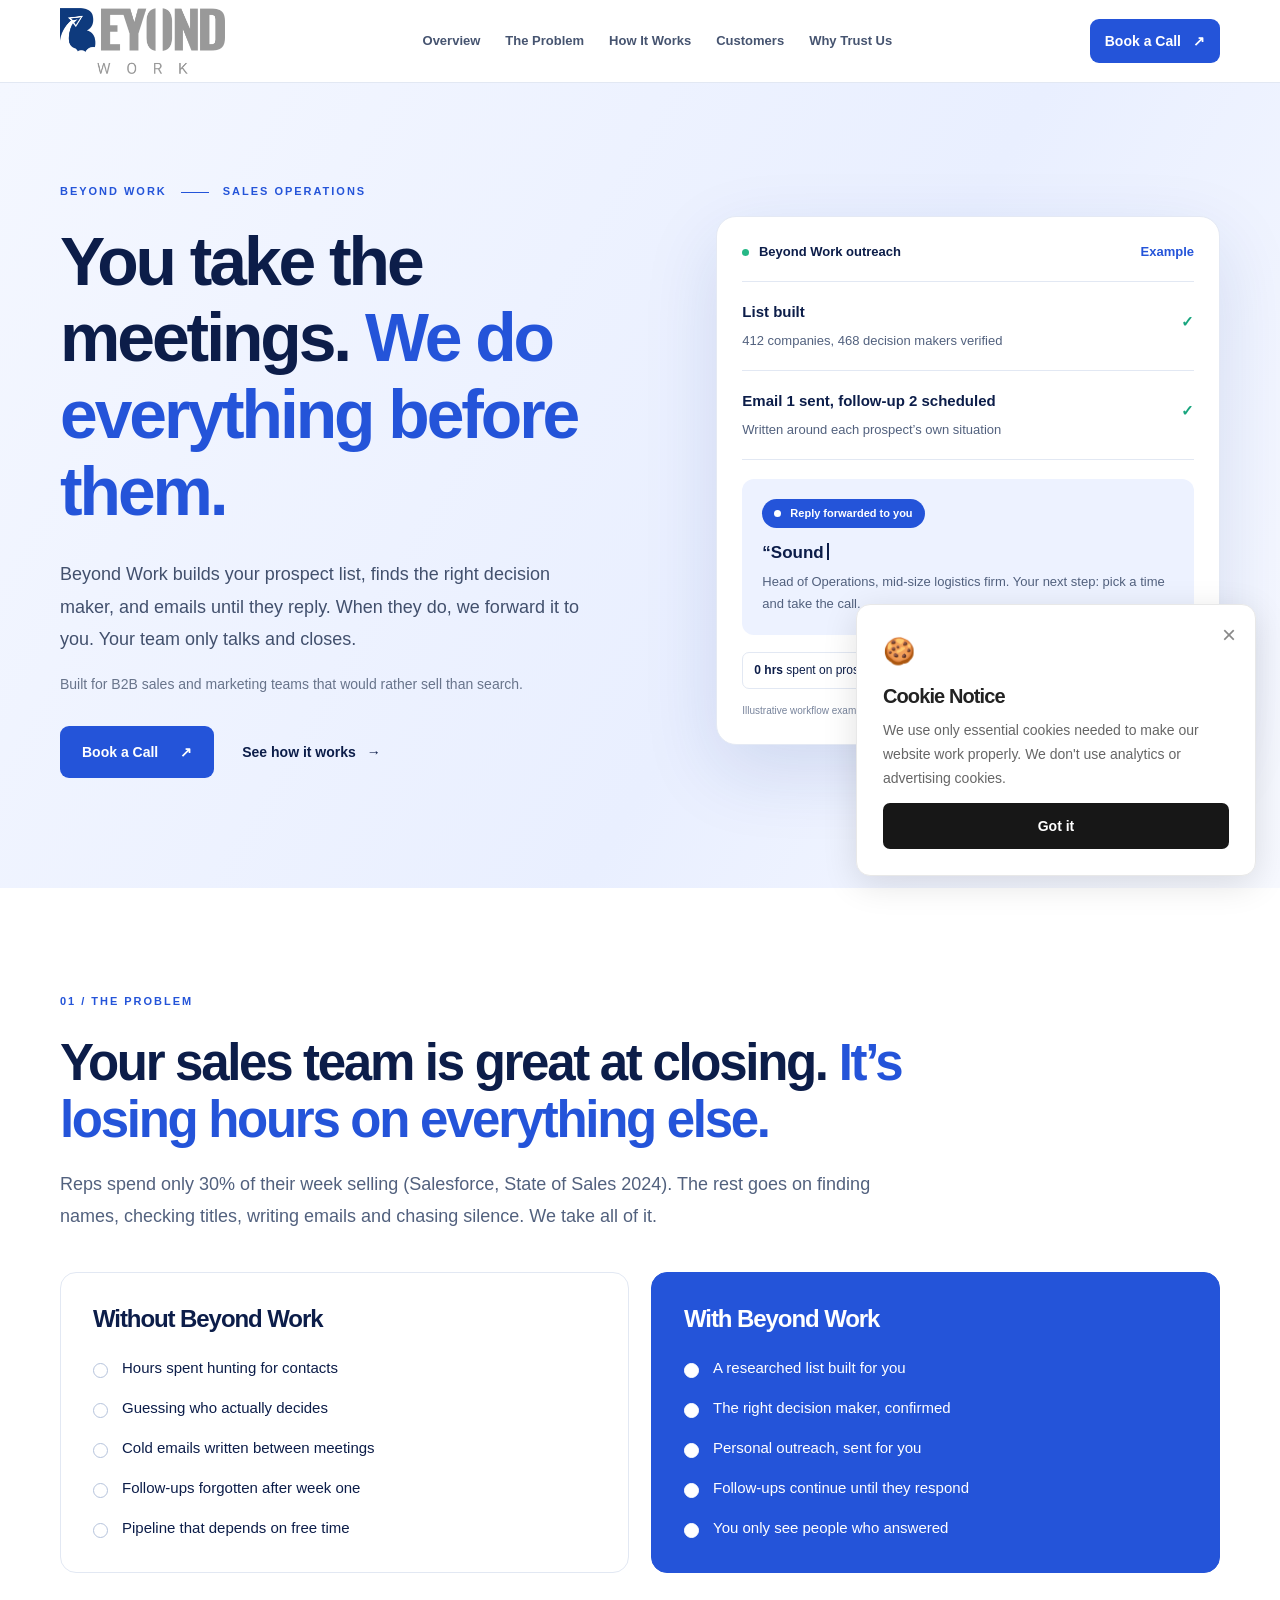
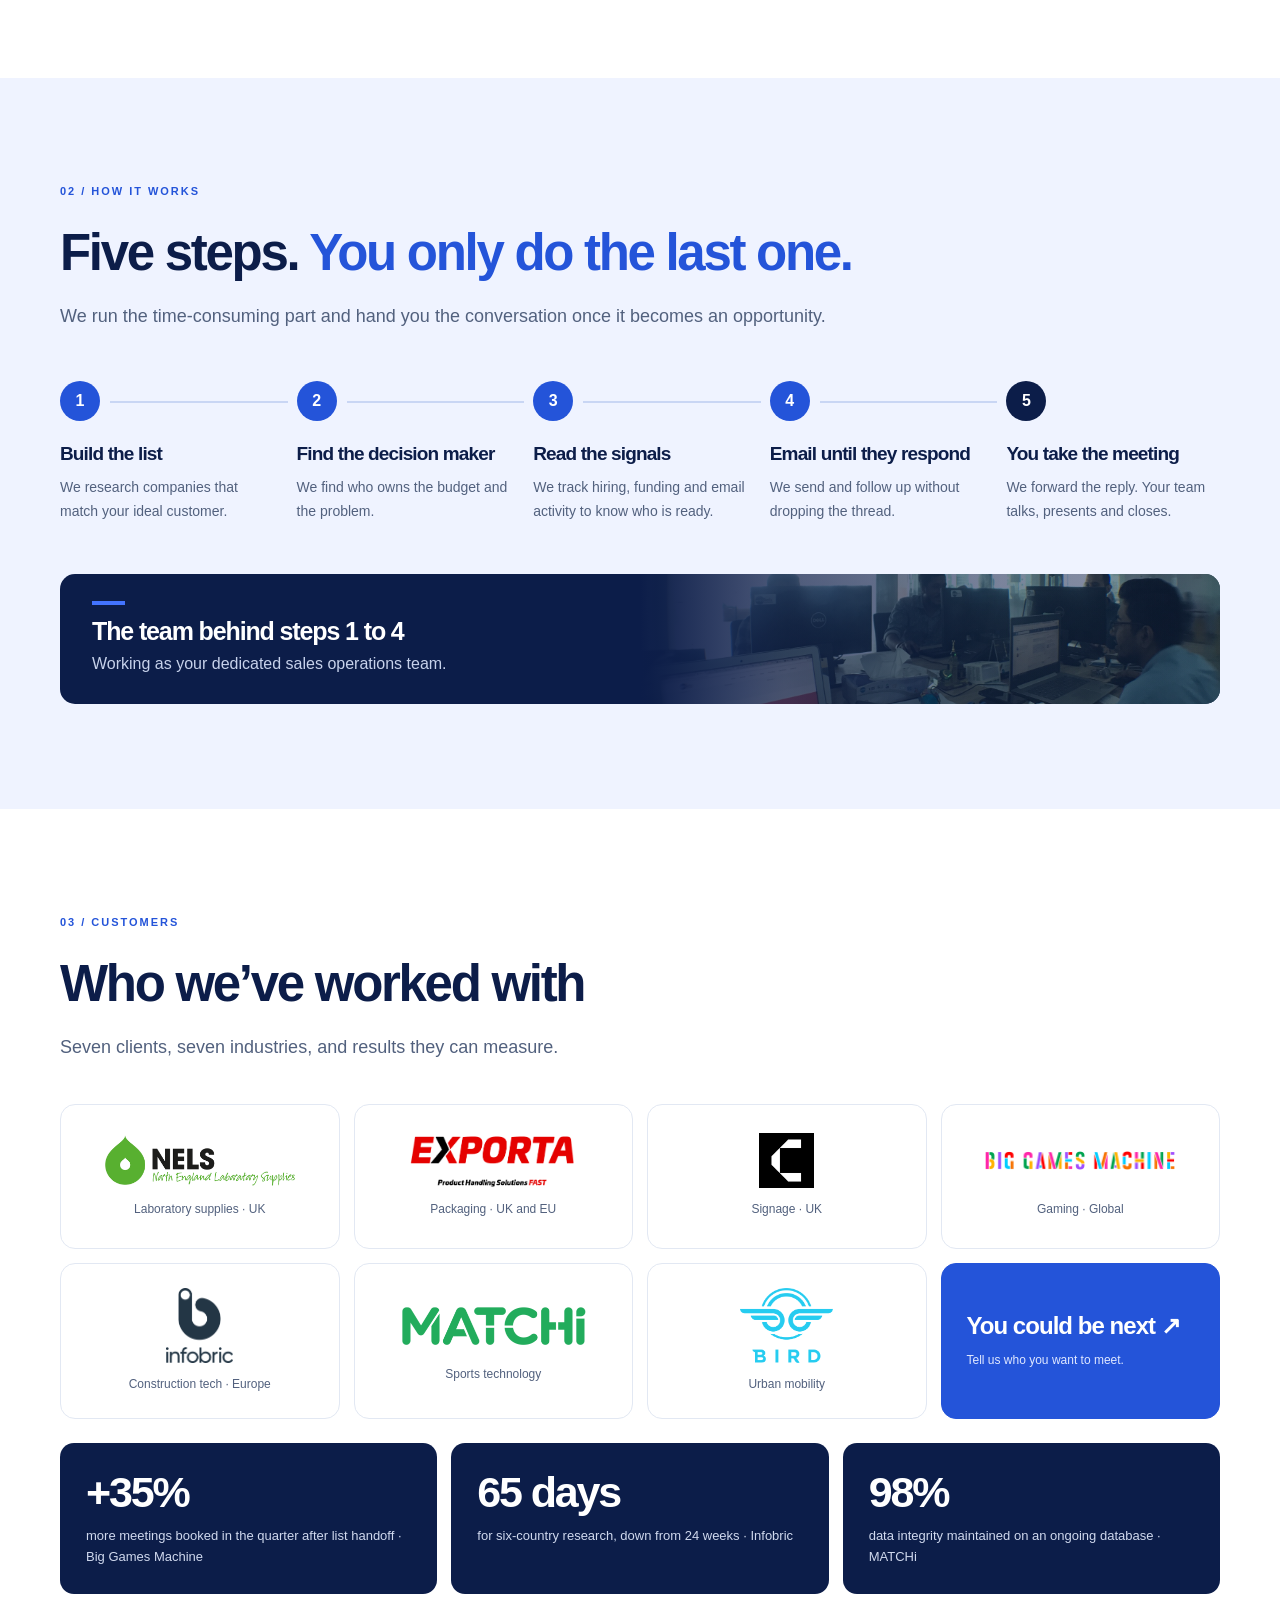
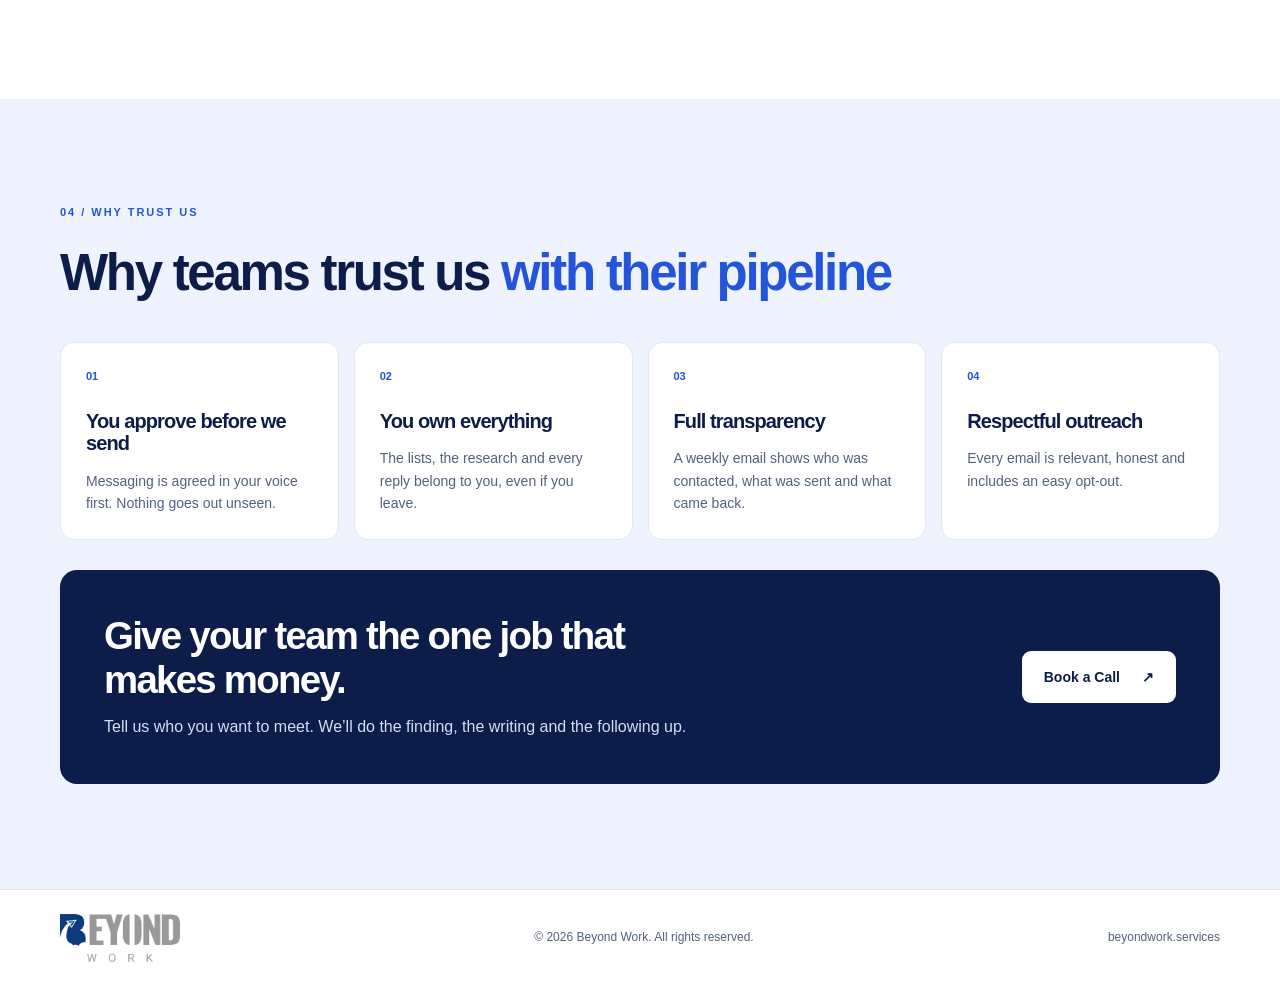
<file: index.html>
<!doctype html>
<html lang="en">
<head>
<meta charset="utf-8">
<meta name="viewport" content="width=device-width,initial-scale=1">
<meta name="theme-color" content="#ffffff">
<title>Beyond Work | B2B Sales Operations, Lead Generation & Email Outreach</title>
<meta name="description" content="Beyond Work is your dedicated B2B sales operations team. We research prospects, identify decision makers, track buying signals and manage outbound email outreach until prospects reply.">
<meta name="robots" content="index,follow,max-image-preview:large">
<link rel="canonical" href="https://beyondwork.services/">
<link rel="icon" href="faviconn.svg" type="image/svg+xml">
<link rel="preload" as="image" href="assets/beyond-work-logo.webp">
<link rel="stylesheet" href="cookie-notice.css">
<meta property="og:type" content="website"><meta property="og:site_name" content="Beyond Work"><meta property="og:title" content="Beyond Work | You take the meetings. We do everything before them."><meta property="og:description" content="B2B prospect research, lead generation, decision-maker identification, buying signals and outbound email outreach."><meta property="og:url" content="https://beyondwork.services/"><meta property="og:image" content="https://beyondwork.services/assets/beyond-work-logo.webp">
<meta name="twitter:card" content="summary"><meta name="twitter:title" content="Beyond Work | B2B Sales Operations"><meta name="twitter:description" content="You take the meetings. We do everything before them.">
<link rel="stylesheet" href="styles.css">
<script type="application/ld+json">{"@context":"https://schema.org","@type":"Organization","name":"Beyond Work","url":"https://beyondwork.services/","logo":"https://beyondwork.services/assets/beyond-work-logo.webp","email":"contact@beyondwork.services","description":"B2B sales operations, lead generation, market research, prospect research, decision-maker identification, buying signals and outbound email outreach.","knowsAbout":["Sales operations","B2B lead generation","Outbound sales","Email outreach","Sales development","SDR support","Market research","Sales process optimization","Business process outsourcing"]}</script>
<script src="cookie-notice.js" defer></script>
</head>
<body>
<a class="skip" href="#overview">Skip to content</a>
<header class="site-header"><div class="container nav-wrap">
<a class="brand" href="#overview" aria-label="Beyond Work, back to overview"><img src="assets/beyond-work-logo.webp" width="200" height="81" alt="Beyond Work" fetchpriority="high"></a>
<button class="menu-toggle" type="button" aria-label="Open navigation" aria-controls="primary-nav" aria-expanded="false"><span></span><span></span><span></span></button>
<nav id="primary-nav" class="nav" aria-label="Main navigation"><a href="#overview">Overview</a><a href="#problem">The Problem</a><a href="#how-it-works">How It Works</a><a href="#customers">Customers</a><a href="#why-trust-us">Why Trust Us</a></nav>
<a class="button button-small header-cta" href="mailto:contact@beyondwork.services?subject=Book%20a%20call%20with%20Beyond%20Work">Book a Call <span aria-hidden="true">↗</span></a>
</div></header>
<main>
<section class="hero" id="overview" aria-labelledby="overview-title"><div class="container hero-grid">
<div class="hero-copy"><p class="eyebrow">BEYOND WORK <span class="eyebrow-rule"></span> SALES OPERATIONS</p><h1 id="overview-title">You take the meetings. <span>We do everything before them.</span></h1><p class="hero-description">Beyond Work builds your prospect list, finds the right decision maker, and emails until they reply. When they do, we forward it to you. Your team only talks and closes.</p><p class="hero-note">Built for B2B sales and marketing teams that would rather sell than search.</p><div class="hero-actions"><a class="button" href="mailto:contact@beyondwork.services?subject=Book%20a%20call%20with%20Beyond%20Work">Book a Call <span aria-hidden="true">↗</span></a><a class="text-link" href="#how-it-works">See how it works <span aria-hidden="true">→</span></a></div></div>
<div class="demo" aria-label="Illustrative example of Beyond Work outreach"><div class="demo-head"><span><span class="status-dot"></span> Beyond Work outreach</span><span class="demo-example">Example</span></div><div class="demo-row demo-row-first">
    <div class="demo-label">
        List built
        <span class="tick" aria-hidden="true">✓</span>
    </div>
    <p>
        <span class="count" data-target="412">412</span>
        companies,
        <span class="count" data-target="468">468</span>
        decision makers verified
    </p>
</div><div class="demo-row demo-row-second">
    <div class="demo-label">
        Email 1 sent, follow-up 2 scheduled
        <span class="tick" aria-hidden="true">✓</span>
    </div>
    <p>Written around each prospect’s own situation</p>
</div><div class="demo-reply"><span class="reply-badge"><span class="status-dot"></span> Reply forwarded to you</span><p
    class="quote typewriter"
    data-text="“Sounds relevant. Can we talk Thursday?”"
    aria-label="Sounds relevant. Can we talk Thursday?"
></p><p>Head of Operations, mid-size logistics firm. Your next step: pick a time and take the call.</p></div><div class="demo-stats"><span><strong>0 hrs</strong> spent on prospecting</span><span><strong>1 job left:</strong> close</span></div><p class="demo-disclaimer">Illustrative workflow example, not actual campaign results.</p></div>
</div></section>
<section id="problem" class="section" aria-labelledby="problem-title"><div class="container"><p class="eyebrow">01 / THE PROBLEM</p><h2 id="problem-title">Your sales team is great at closing. <span>It’s losing hours on everything else.</span></h2><p class="section-lead">Reps spend only 30% of their week selling (Salesforce, State of Sales 2024). The rest goes on finding names, checking titles, writing emails and chasing silence. We take all of it.</p><div class="comparison"><div class="compare-card"><h3>Without Beyond Work</h3><ul><li>Hours spent hunting for contacts</li><li>Guessing who actually decides</li><li>Cold emails written between meetings</li><li>Follow-ups forgotten after week one</li><li>Pipeline that depends on free time</li></ul></div><div class="compare-card compare-blue"><h3>With Beyond Work</h3><ul><li>A researched list built for you</li><li>The right decision maker, confirmed</li><li>Personal outreach, sent for you</li><li>Follow-ups continue until they respond</li><li>You only see people who answered</li></ul></div></div></div></section>
<section id="how-it-works" class="section section-soft" aria-labelledby="how-title"><div class="container"><p class="eyebrow">02 / HOW IT WORKS</p><h2 id="how-title">Five steps. <span>You only do the last one.</span></h2><p class="section-lead">We run the time-consuming part and hand you the conversation once it becomes an opportunity.</p><ol class="steps"><li><span class="step-num">1</span><h3>Build the list</h3><p>We research companies that match your ideal customer.</p></li><li><span class="step-num">2</span><h3>Find the decision maker</h3><p>We find who owns the budget and the problem.</p></li><li><span class="step-num">3</span><h3>Read the signals</h3><p>We track hiring, funding and email activity to know who is ready.</p></li><li><span class="step-num">4</span><h3>Email until they respond</h3><p>We send and follow up without dropping the thread.</p></li><li><span class="step-num step-last">5</span><h3>You take the meeting</h3><p>We forward the reply. Your team talks, presents and closes.</p></li></ol><div class="team-band">
    <div class="team-copy">
        <div class="team-mark"></div>
        <h3>The team behind steps 1 to 4</h3>
        <p>Working as your dedicated sales operations team.</p>
    </div>
</div></div></section>
<section id="customers" class="section" aria-labelledby="customers-title"><div class="container"><p class="eyebrow">03 / CUSTOMERS</p><h2 id="customers-title">Who we’ve worked with</h2><p class="section-lead">Seven clients, seven industries, and results they can measure.</p><div class="customer-grid"><article class="customer">
    <img
        src="assets/nels.png"
        class="customer-logo"
        alt="NELS - North England Laboratory Supplies"
    >
    <p>Laboratory supplies · UK</p>
</article><article class="customer">
    <img
        src="assets/exporta.png"
        class="customer-logo"
        alt="EXPORTA - Product Handling Solutions FAST"
    >
    <p>Packaging · UK and EU</p>
</article><article class="customer">
    <img
        src="assets/cobaljpeg.jpeg"
        class="customer-logo"
        alt="Cobal logo"
    >
    <p>Signage · UK</p>
</article><article class="customer">
    <img
        src="assets/big games machine-.png"
        class="customer-logo"
        alt="Big Games Machine logo"
    >
    <p>Gaming · Global</p>
</article><article class="customer">
    <img
        src="assets/Infobric_Logo.png"
        class="customer-logo2"
        alt="Infobric logo"
    >
    <p>Construction tech · Europe</p>
</article><article class="customer">
    <img
        src="assets/MATCHi-green.png"
        class="customer-logo"
        alt="MATCHi logo"
    >
    <p>Sports technology</p>
</article><article class="customer">
    <img
        src="assets/bird-logo.png"
        class="customer-logo2"
        alt="BIRD logo"
    >
    <p>Urban mobility</p>
</article><a class="customer customer-next" href="mailto:contact@beyondwork.services?subject=Book%20a%20call%20with%20Beyond%20Work"><h3>You could be next <span aria-hidden="true">↗</span></h3><p>Tell us who you want to meet.</p></a></div><div class="results"><div><strong>+35%</strong><p>more meetings booked in the quarter after list handoff · Big Games Machine</p></div><div><strong>65 days</strong><p>for six-country research, down from 24 weeks · Infobric</p></div><div><strong>98%</strong><p>data integrity maintained on an ongoing database · MATCHi</p></div></div></div></section>
<section id="why-trust-us" class="section section-soft" aria-labelledby="trust-title"><div class="container"><p class="eyebrow">04 / WHY TRUST US</p><h2 id="trust-title">Why teams trust us <span>with their pipeline</span></h2><div class="trust-grid"><article><span class="trust-icon">01</span><h3>You approve before we send</h3><p>Messaging is agreed in your voice first. Nothing goes out unseen.</p></article><article><span class="trust-icon">02</span><h3>You own everything</h3><p>The lists, the research and every reply belong to you, even if you leave.</p></article><article><span class="trust-icon">03</span><h3>Full transparency</h3><p>A weekly email shows who was contacted, what was sent and what came back.</p></article><article><span class="trust-icon">04</span><h3>Respectful outreach</h3><p>Every email is relevant, honest and includes an easy opt-out.</p></article></div><div class="final-cta"><div><h2>Give your team the one job that makes money.</h2><p>Tell us who you want to meet. We’ll do the finding, the writing and the following up.</p></div><a class="button button-white" href="mailto:contact@beyondwork.services?subject=Book%20a%20call%20with%20Beyond%20Work">Book a Call <span aria-hidden="true">↗</span></a></div></div></section>
</main>
<footer><div class="container footer-wrap"><a href="#overview" aria-label="Back to top"><img src="assets/beyond-work-logo.webp" width="140" height="57" loading="lazy" alt="Beyond Work"></a><p>© <span id="year">2026</span> Beyond Work. All rights reserved.</p><a href="https://beyondwork.services/">beyondwork.services</a></div></footer>
<!-- Cookie Notice -->
<div id="cookie-notice" class="cookie-notice" hidden>

    <button
        class="cookie-notice-close"
        id="cookie-close"
        aria-label="Close cookie notice"
        type="button"
    >
        &times;
    </button>

    <div class="cookie-notice-content">
        <div class="cookie-notice-icon">🍪</div>

        <h3>Cookie Notice</h3>

        <p>
            We use only essential cookies needed to make
            our website work properly. We don't use
            analytics or advertising cookies.
        </p>

        <button id="cookie-accept" type="button">
            Got it
        </button>
    </div>

</div>
<script src="script.js" defer></script>
</body></html>
</file>
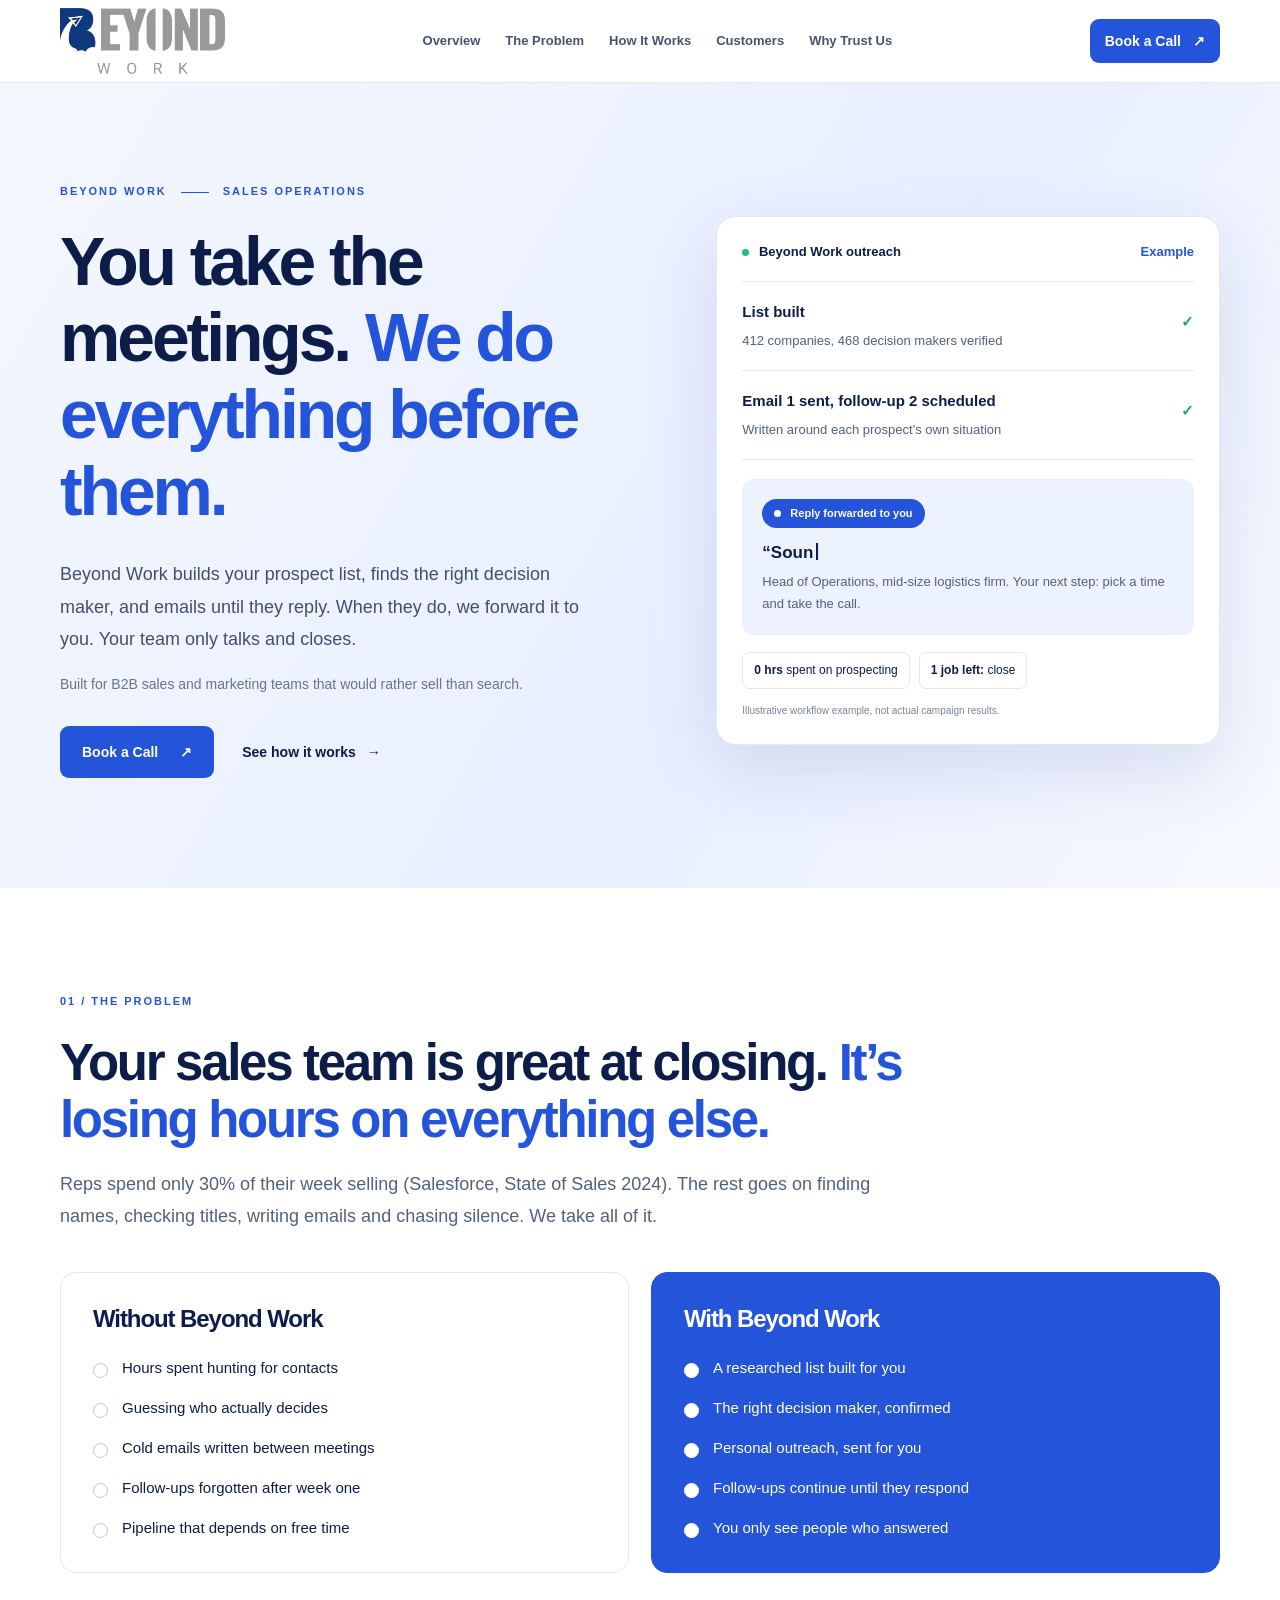
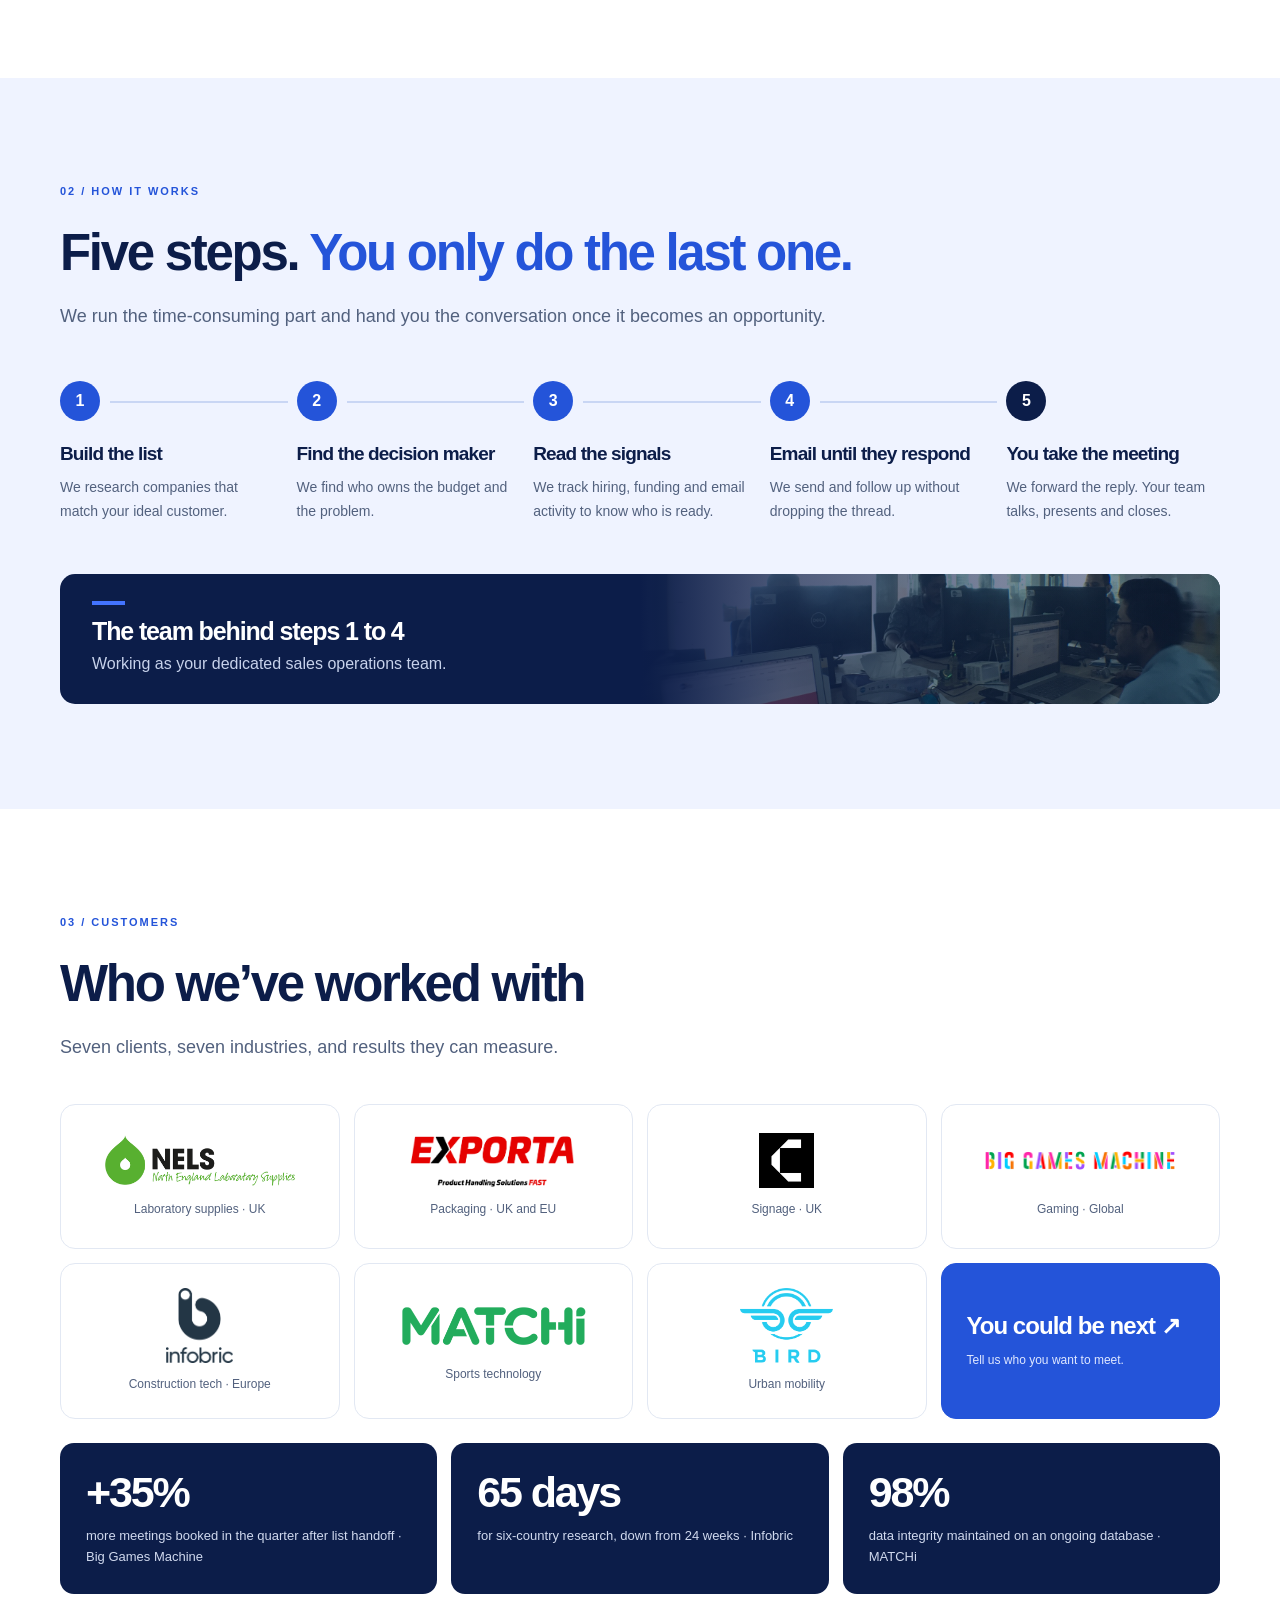
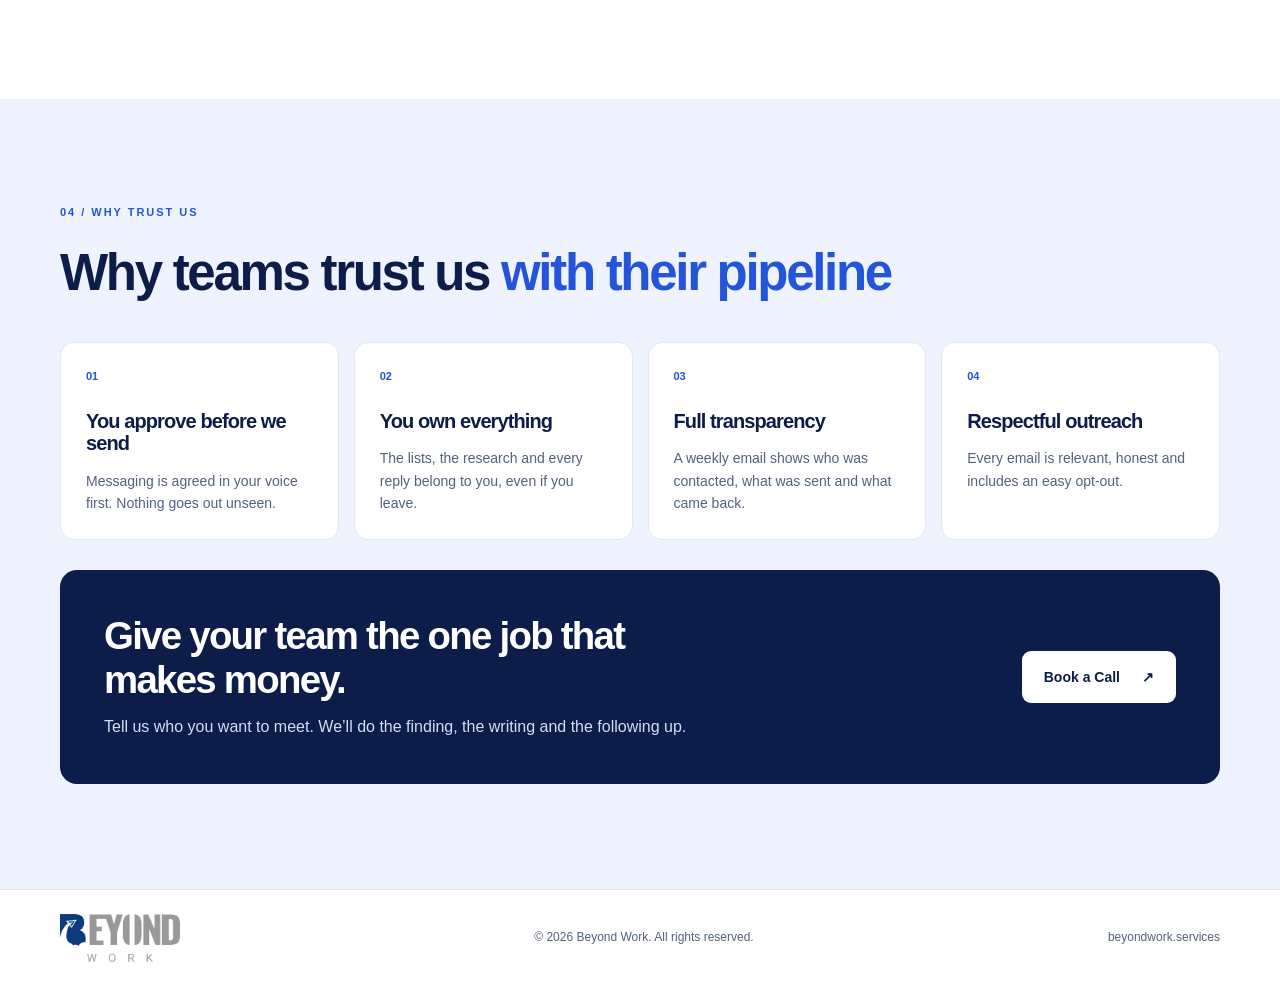
<file: index1.html>
<!doctype html>
<html lang="en">
<head>
<meta charset="utf-8">
<meta name="viewport" content="width=device-width,initial-scale=1">
<meta name="theme-color" content="#ffffff">
<title>Beyond Work | B2B Sales Operations, Lead Generation & Email Outreach</title>
<meta name="description" content="Beyond Work is your dedicated B2B sales operations team. We research prospects, identify decision makers, track buying signals and manage outbound email outreach until prospects reply.">
<meta name="robots" content="index,follow,max-image-preview:large">
<link rel="canonical" href="https://beyondwork.services/">
<link rel="icon" href="faviconn.svg" type="image/svg+xml">
<link rel="preload" as="image" href="assets/beyond-work-logo.webp">
<meta property="og:type" content="website"><meta property="og:site_name" content="Beyond Work"><meta property="og:title" content="Beyond Work | You take the meetings. We do everything before them."><meta property="og:description" content="B2B prospect research, lead generation, decision-maker identification, buying signals and outbound email outreach."><meta property="og:url" content="https://beyondwork.services/"><meta property="og:image" content="https://beyondwork.services/assets/beyond-work-logo.webp">
<meta name="twitter:card" content="summary"><meta name="twitter:title" content="Beyond Work | B2B Sales Operations"><meta name="twitter:description" content="You take the meetings. We do everything before them.">
<link rel="stylesheet" href="styles.css">
<script type="application/ld+json">{"@context":"https://schema.org","@type":"Organization","name":"Beyond Work","url":"https://beyondwork.services/","logo":"https://beyondwork.services/assets/beyond-work-logo.webp","email":"contact@beyondwork.services","description":"B2B sales operations, lead generation, market research, prospect research, decision-maker identification, buying signals and outbound email outreach.","knowsAbout":["Sales operations","B2B lead generation","Outbound sales","Email outreach","Sales development","SDR support","Market research","Sales process optimization","Business process outsourcing"]}</script>
</head>
<body>
<a class="skip" href="#overview">Skip to content</a>
<header class="site-header"><div class="container nav-wrap">
<a class="brand" href="#overview" aria-label="Beyond Work, back to overview"><img src="assets/beyond-work-logo.webp" width="200" height="81" alt="Beyond Work" fetchpriority="high"></a>
<button class="menu-toggle" type="button" aria-label="Open navigation" aria-controls="primary-nav" aria-expanded="false"><span></span><span></span><span></span></button>
<nav id="primary-nav" class="nav" aria-label="Main navigation"><a href="#overview">Overview</a><a href="#problem">The Problem</a><a href="#how-it-works">How It Works</a><a href="#customers">Customers</a><a href="#why-trust-us">Why Trust Us</a></nav>
<a class="button button-small header-cta" href="mailto:contact@beyondwork.services?subject=Book%20a%20call%20with%20Beyond%20Work">Book a Call <span aria-hidden="true">↗</span></a>
</div></header>
<main>
<section class="hero" id="overview" aria-labelledby="overview-title"><div class="container hero-grid">
<div class="hero-copy"><p class="eyebrow">BEYOND WORK <span class="eyebrow-rule"></span> SALES OPERATIONS</p><h1 id="overview-title">You take the meetings. <span>We do everything before them.</span></h1><p class="hero-description">Beyond Work builds your prospect list, finds the right decision maker, and emails until they reply. When they do, we forward it to you. Your team only talks and closes.</p><p class="hero-note">Built for B2B sales and marketing teams that would rather sell than search.</p><div class="hero-actions"><a class="button" href="mailto:contact@beyondwork.services?subject=Book%20a%20call%20with%20Beyond%20Work">Book a Call <span aria-hidden="true">↗</span></a><a class="text-link" href="#how-it-works">See how it works <span aria-hidden="true">→</span></a></div></div>
<div class="demo" aria-label="Illustrative example of Beyond Work outreach"><div class="demo-head"><span><span class="status-dot"></span> Beyond Work outreach</span><span class="demo-example">Example</span></div><div class="demo-row demo-row-first">
    <div class="demo-label">
        List built
        <span class="tick" aria-hidden="true">✓</span>
    </div>
    <p>
        <span class="count" data-target="412">412</span>
        companies,
        <span class="count" data-target="468">468</span>
        decision makers verified
    </p>
</div><div class="demo-row demo-row-second">
    <div class="demo-label">
        Email 1 sent, follow-up 2 scheduled
        <span class="tick" aria-hidden="true">✓</span>
    </div>
    <p>Written around each prospect’s own situation</p>
</div><div class="demo-reply"><span class="reply-badge"><span class="status-dot"></span> Reply forwarded to you</span><p
    class="quote typewriter"
    data-text="“Sounds relevant. Can we talk Thursday?”"
    aria-label="Sounds relevant. Can we talk Thursday?"
></p><p>Head of Operations, mid-size logistics firm. Your next step: pick a time and take the call.</p></div><div class="demo-stats"><span><strong>0 hrs</strong> spent on prospecting</span><span><strong>1 job left:</strong> close</span></div><p class="demo-disclaimer">Illustrative workflow example, not actual campaign results.</p></div>
</div></section>
<section id="problem" class="section" aria-labelledby="problem-title"><div class="container"><p class="eyebrow">01 / THE PROBLEM</p><h2 id="problem-title">Your sales team is great at closing. <span>It’s losing hours on everything else.</span></h2><p class="section-lead">Reps spend only 30% of their week selling (Salesforce, State of Sales 2024). The rest goes on finding names, checking titles, writing emails and chasing silence. We take all of it.</p><div class="comparison"><div class="compare-card"><h3>Without Beyond Work</h3><ul><li>Hours spent hunting for contacts</li><li>Guessing who actually decides</li><li>Cold emails written between meetings</li><li>Follow-ups forgotten after week one</li><li>Pipeline that depends on free time</li></ul></div><div class="compare-card compare-blue"><h3>With Beyond Work</h3><ul><li>A researched list built for you</li><li>The right decision maker, confirmed</li><li>Personal outreach, sent for you</li><li>Follow-ups continue until they respond</li><li>You only see people who answered</li></ul></div></div></div></section>
<section id="how-it-works" class="section section-soft" aria-labelledby="how-title"><div class="container"><p class="eyebrow">02 / HOW IT WORKS</p><h2 id="how-title">Five steps. <span>You only do the last one.</span></h2><p class="section-lead">We run the time-consuming part and hand you the conversation once it becomes an opportunity.</p><ol class="steps"><li><span class="step-num">1</span><h3>Build the list</h3><p>We research companies that match your ideal customer.</p></li><li><span class="step-num">2</span><h3>Find the decision maker</h3><p>We find who owns the budget and the problem.</p></li><li><span class="step-num">3</span><h3>Read the signals</h3><p>We track hiring, funding and email activity to know who is ready.</p></li><li><span class="step-num">4</span><h3>Email until they respond</h3><p>We send and follow up without dropping the thread.</p></li><li><span class="step-num step-last">5</span><h3>You take the meeting</h3><p>We forward the reply. Your team talks, presents and closes.</p></li></ol><div class="team-band">
    <div class="team-copy">
        <div class="team-mark"></div>
        <h3>The team behind steps 1 to 4</h3>
        <p>Working as your dedicated sales operations team.</p>
    </div>
</div></div></section>
<section id="customers" class="section" aria-labelledby="customers-title"><div class="container"><p class="eyebrow">03 / CUSTOMERS</p><h2 id="customers-title">Who we’ve worked with</h2><p class="section-lead">Seven clients, seven industries, and results they can measure.</p><div class="customer-grid"><article class="customer">
    <img
        src="assets/nels.png"
        class="customer-logo"
        alt="NELS - North England Laboratory Supplies"
    >
    <p>Laboratory supplies · UK</p>
</article><article class="customer">
    <img
        src="assets/exporta.png"
        class="customer-logo"
        alt="EXPORTA - Product Handling Solutions FAST"
    >
    <p>Packaging · UK and EU</p>
</article><article class="customer">
    <img
        src="assets/cobaljpeg.jpeg"
        class="customer-logo"
        alt="Cobal logo"
    >
    <p>Signage · UK</p>
</article><article class="customer">
    <img
        src="assets/big games machine-.png"
        class="customer-logo"
        alt="Big Games Machine logo"
    >
    <p>Gaming · Global</p>
</article><article class="customer">
    <img
        src="assets/Infobric_Logo.png"
        class="customer-logo2"
        alt="Infobric logo"
    >
    <p>Construction tech · Europe</p>
</article><article class="customer">
    <img
        src="assets/MATCHi-green.png"
        class="customer-logo"
        alt="MATCHi logo"
    >
    <p>Sports technology</p>
</article><article class="customer">
    <img
        src="assets/bird-logo.png"
        class="customer-logo2"
        alt="BIRD logo"
    >
    <p>Urban mobility</p>
</article><a class="customer customer-next" href="mailto:contact@beyondwork.services?subject=Book%20a%20call%20with%20Beyond%20Work"><h3>You could be next <span aria-hidden="true">↗</span></h3><p>Tell us who you want to meet.</p></a></div><div class="results"><div><strong>+35%</strong><p>more meetings booked in the quarter after list handoff · Big Games Machine</p></div><div><strong>65 days</strong><p>for six-country research, down from 24 weeks · Infobric</p></div><div><strong>98%</strong><p>data integrity maintained on an ongoing database · MATCHi</p></div></div></div></section>
<section id="why-trust-us" class="section section-soft" aria-labelledby="trust-title"><div class="container"><p class="eyebrow">04 / WHY TRUST US</p><h2 id="trust-title">Why teams trust us <span>with their pipeline</span></h2><div class="trust-grid"><article><span class="trust-icon">01</span><h3>You approve before we send</h3><p>Messaging is agreed in your voice first. Nothing goes out unseen.</p></article><article><span class="trust-icon">02</span><h3>You own everything</h3><p>The lists, the research and every reply belong to you, even if you leave.</p></article><article><span class="trust-icon">03</span><h3>Full transparency</h3><p>A weekly email shows who was contacted, what was sent and what came back.</p></article><article><span class="trust-icon">04</span><h3>Respectful outreach</h3><p>Every email is relevant, honest and includes an easy opt-out.</p></article></div><div class="final-cta"><div><h2>Give your team the one job that makes money.</h2><p>Tell us who you want to meet. We’ll do the finding, the writing and the following up.</p></div><a class="button button-white" href="mailto:contact@beyondwork.services?subject=Book%20a%20call%20with%20Beyond%20Work">Book a Call <span aria-hidden="true">↗</span></a></div></div></section>
</main>
<footer><div class="container footer-wrap"><a href="#overview" aria-label="Back to top"><img src="assets/beyond-work-logo.webp" width="140" height="57" loading="lazy" alt="Beyond Work"></a><p>© <span id="year">2026</span> Beyond Work. All rights reserved.</p><a href="https://beyondwork.services/">beyondwork.services</a></div></footer>
<script src="script.js" defer></script>
</body></html>
</file>
<file: cookie-notice.css>
/* Cookie Notice Popup */

.cookie-notice[hidden] {
    display: none !important;
}

.cookie-notice {
    position: fixed;
    bottom: 24px;
    right: 24px;
    width: min(400px, calc(100vw - 32px));
    background: #ffffff;
    color: #222222;
    padding: 26px;
    border: 1px solid #e8e8e8;
    border-radius: 14px;
    box-shadow: 0 8px 35px rgba(0, 0, 0, 0.12);
    z-index: 99999;
    font-family: inherit;
    box-sizing: border-box;
    animation: cookieSlideUp 0.35s ease;
}

.cookie-notice-content {
    display: flex;
    flex-direction: column;
    gap: 12px;
}

.cookie-notice-icon {
    font-size: 26px;
}

.cookie-notice h3 {
    font-size: 20px;
    font-weight: 700;
    margin: 0;
}

.cookie-notice p {
    font-size: 14px;
    line-height: 1.7;
    color: #666666;
    margin: 0;
}

.cookie-notice-content button {
    background: #171717;
    color: #ffffff;
    border: none;
    border-radius: 7px;
    padding: 12px 20px;
    font-size: 14px;
    font-weight: 600;
    cursor: pointer;
    transition: background 0.2s ease;
}

.cookie-notice-content button:hover {
    background: #444444;
}

.cookie-notice-close {
    position: absolute;
    top: 10px;
    right: 13px;
    background: transparent;
    border: none;
    font-size: 24px;
    color: #888888;
    cursor: pointer;
}

@keyframes cookieSlideUp {
    from {
        opacity: 0;
        transform: translateY(15px);
    }
    to {
        opacity: 1;
        transform: translateY(0);
    }
}

/* Mobile responsive */

@media (max-width: 600px) {
    .cookie-notice {
        bottom: 14px;
        right: 12px;
        width: calc(100% - 24px);
        padding: 22px;
    }
}
</file>
<file: styles.css>
:root{--navy:#0c1d49;--blue:#2454d9;--blue2:#1b48c4;--muted:#52617e;--soft:#eff3ff;--border:#e2e8f3;--white:#fff;--max:1160px}*{box-sizing:border-box}html{scroll-behavior:smooth;scroll-padding-top:90px}body{margin:0;color:var(--navy);background:#fff;font-family:Arial,Helvetica,sans-serif;font-size:16px;line-height:1.6;-webkit-font-smoothing:antialiased}a{color:inherit}button{font:inherit}img{max-width:100%;height:auto}.container{width:min(var(--max),calc(100% - 48px));margin:auto}.skip{position:absolute;left:-9999px;top:0;background:#fff;padding:12px;z-index:100}.skip:focus{left:12px}:focus-visible{outline:3px solid #70a6ff;outline-offset:4px}.site-header{position:sticky;top:0;z-index:20;background:rgba(255,255,255,.97);border-bottom:1px solid var(--border)}.nav-wrap{min-height:82px;display:flex;align-items:center;justify-content:space-between;gap:24px}.brand{display:flex;align-items:center;flex:0 0 auto}.brand img{display:block;width:165px;height:auto}.nav{display:flex;align-items:center;gap:25px}.nav a{text-decoration:none;font-size:13px;font-weight:700;color:#465470;white-space:nowrap}.nav a:hover,.text-link:hover{color:var(--blue)}.button{display:inline-flex;align-items:center;justify-content:center;gap:22px;background:var(--blue);color:#fff;text-decoration:none;font-weight:700;font-size:14px;border-radius:9px;padding:15px 22px;transition:background .2s,transform .2s;white-space:nowrap}.button:hover{background:var(--blue2);transform:translateY(-2px)}.button-small{padding:11px 15px;gap:12px}.menu-toggle{display:none}.hero{background:linear-gradient(120deg,#f4f7ff 0%,#e9efff 60%,#f7f9ff 100%);padding:100px 0 110px;overflow:hidden}.hero-grid{display:grid;grid-template-columns:1.08fr .92fr;gap:65px;align-items:center}.eyebrow{color:var(--blue);font-size:11px;letter-spacing:.18em;font-weight:800;margin:0 0 23px}.eyebrow-rule{display:inline-block;width:28px;border-top:1px solid currentColor;vertical-align:middle;margin:0 9px}h1,h2,h3,p{margin-top:0}h1,h2,h3{letter-spacing:-.045em;line-height:1.13}h1{font-size:clamp(43px,5.3vw,73px);font-weight:800;margin-bottom:28px}h1 span,h2 span{color:var(--blue)}.hero-description{font-size:18px;line-height:1.8;color:#42506d;max-width:540px;margin-bottom:18px}.hero-note{font-size:14px;color:#68748b;max-width:510px}.hero-actions{display:flex;gap:28px;align-items:center;flex-wrap:wrap;margin-top:30px}.text-link{font-size:14px;font-weight:700;text-decoration:none}.text-link span{padding-left:7px}.demo{background:#fff;border:1px solid #e4e9f4;border-radius:20px;padding:25px;box-shadow:0 26px 75px rgba(20,55,140,.13)}.demo-head{display:flex;justify-content:space-between;gap:12px;font-weight:800;font-size:13px;padding-bottom:18px;border-bottom:1px solid var(--border)}.demo-example{color:var(--blue)}.status-dot{display:inline-block;width:7px;height:7px;background:#26b886;border-radius:50%;margin-right:6px;vertical-align:middle}.demo-row{padding:18px 0;border-bottom:1px solid var(--border)}.demo-label{font-size:15px;font-weight:800}.tick{color:#18a57e;float:right;margin-top:10px;}.demo-row p,.demo-reply>p:not(.quote){font-size:13px;color:var(--muted);line-height:1.7;margin:6px 0 0}.count{font-variant-numeric:tabular-nums}.demo-reply{margin-top:19px;background:#edf2ff;border-radius:12px;padding:20px}.reply-badge{display:inline-block;border-radius:30px;background:var(--blue);color:#fff;font-size:11px;font-weight:800;padding:6px 12px}.reply-badge .status-dot{background:#fff}.quote{font-size:17px;font-weight:800;margin:13px 0 4px;line-height:1.4}.demo-stats{display:flex;flex-wrap:wrap;gap:9px;margin-top:17px}.demo-stats span{border:1px solid var(--border);border-radius:7px;padding:8px 11px;font-size:12px}.demo-disclaimer{font-size:10px;color:#78849c;margin:14px 0 0}.section{padding:105px 0}.section-soft{background:var(--soft)}h2{font-size:clamp(34px,4vw,51px);max-width:880px;margin-bottom:20px}.section-lead{color:var(--muted);font-size:18px;max-width:850px;line-height:1.75;margin-bottom:40px}.comparison{display:grid;grid-template-columns:1fr 1fr;gap:22px}.compare-card{border:1px solid var(--border);background:#fff;border-radius:16px;padding:32px}.compare-card h3{font-size:24px;margin-bottom:24px}.compare-card ul{list-style:none;padding:0;margin:0;display:grid;gap:16px}.compare-card li{position:relative;padding-left:29px;font-size:15px}.compare-card li:before{content:'';position:absolute;left:0;top:7px;width:13px;height:13px;border:1.5px solid #b5c3dc;border-radius:50%}.compare-blue{background:var(--blue);border-color:var(--blue);color:#fff}.compare-blue li:before{background:#fff;border-color:#fff}.steps{list-style:none;padding:0;margin:48px 0 36px;display:grid;grid-template-columns:repeat(5,minmax(0,1fr));gap:23px}.steps li{position:relative}.steps li:not(:last-child):after{content:'';position:absolute;top:20px;left:50px;right:-14px;height:2px;background:#c9d6f4}.step-num{display:grid;place-items:center;background:var(--blue);color:#fff;border-radius:50%;width:40px;height:40px;font-weight:800;margin-bottom:22px}.step-last{background:var(--navy)}.steps h3{font-size:19px;margin-bottom:12px}.steps p{font-size:14px;color:var(--muted);line-height:1.7}.team-band{background:var(--navy);border-radius:15px;color:#fff;padding:29px 35px;display:flex;align-items:center;gap:20px;overflow:hidden;position:relative}.team-mark{width:33px;height:4px;background:#4374ff;align-self:center;margin-top:12px;flex-shrink:0}.team-band h3{font-size:25px;margin-bottom:6px}.team-band p{color:#c7d2eb;margin:0}.team-art{margin-left:auto;color:#37518e;font-size:55px;font-weight:800;letter-spacing:-.08em;white-space:nowrap}.team-art span{color:#4865a3}.customer-grid{display:grid;grid-template-columns:repeat(4,minmax(0,1fr));gap:14px}.customer{min-height:145px;border:1px solid var(--border);border-radius:15px;padding:24px 15px;display:flex;flex-direction:column;align-items:center;justify-content:center;text-align:center;text-decoration:none}.customer h3{font-size:21px;margin-bottom:12px;letter-spacing:-.04em}.customer p{font-size:12px;color:var(--muted);margin:0}.customer-next{background:var(--blue);color:#fff;border-color:var(--blue);align-items:flex-start;text-align:left;padding:25px}.customer-next h3{font-size:24px}.customer-next p{color:#e0e8ff}.results{display:grid;grid-template-columns:repeat(3,minmax(0,1fr));gap:14px;margin-top:24px}.results>div{background:var(--navy);color:#fff;border-radius:14px;padding:26px}.results strong{display:block;font-size:43px;letter-spacing:-.05em;line-height:1.1}.results p{font-size:13px;color:#d0d9ee;margin:10px 0 0}.trust-grid{display:grid;grid-template-columns:repeat(4,minmax(0,1fr));gap:15px;margin:40px 0 30px}.trust-grid article{background:#fff;border:1px solid var(--border);border-radius:14px;padding:25px}.trust-icon{font-size:11px;color:var(--blue);font-weight:800;display:block;margin-bottom:24px}.trust-grid h3{font-size:20px;margin-bottom:15px}.trust-grid p{font-size:14px;color:var(--muted);margin:0}.final-cta{background:var(--navy);color:#fff;border-radius:17px;padding:44px;display:flex;align-items:center;justify-content:space-between;gap:45px}.final-cta h2{font-size:clamp(29px,3vw,40px);max-width:640px;margin-bottom:13px}.final-cta h2 span{color:#fff}.final-cta p{color:#d4def3;max-width:670px;margin:0}.button-white{background:#fff;color:var(--navy)}.button-white:hover{background:#e7eeff;color:var(--navy)}footer{border-top:1px solid var(--border);padding:24px 0}.footer-wrap{display:flex;align-items:center;justify-content:space-between;gap:20px}.footer-wrap img{width:120px;display:block}.footer-wrap p,.footer-wrap>a:last-child{font-size:12px;color:var(--muted);text-decoration:none;margin:0} /* Customer brand logos */
.customer-logo {
    display: block;
    width: 190px;
    max-width: 100%;
    height: 55px;
    object-fit: contain;
    margin: 0 auto 12px;
}
.customer-logo2 {
    display: block;
    width: 190px;
    max-width: 100%;
    height: 75px;
    object-fit: contain;
    margin: 0 auto 12px;
}
/* First row entrance */
.demo-row-first {
    opacity: 0;
    transform: translateY(12px);
    animation: rowEnter 0.55s ease-out 0.15s forwards;
}

/* Second row entrance */
.demo-row-second {
    opacity: 0;
    transform: translateY(12px);
    animation: rowEnter 0.55s ease-out 0.95s forwards;
}

/* First checkmark */
.demo-row-first .tick {
    display: inline-block;
    opacity: 0;
    transform: scale(0.4);
    animation: checkEnter 0.35s ease-out 0.72s forwards;
}

/* Second checkmark */
.demo-row-second .tick {
    display: inline-block;
    opacity: 0;
    transform: scale(0.4);
    animation: checkEnter 0.35s ease-out 1.52s forwards;
}

/* Entrance animation */
@keyframes rowEnter {
    from {
        opacity: 0;
        transform: translateY(12px);
    }
    to {
        opacity: 1;
        transform: translateY(0);
    }
}

/* Checkmark pop animation */
@keyframes checkEnter {
    from {
        opacity: 0;
        transform: scale(0.4);
    }
    to {
        opacity: 1;
        transform: scale(1);
    }
}

/* Accessibility */
@media (prefers-reduced-motion: reduce) {
    .demo-row-first,
    .demo-row-second,
    .demo-row-first .tick,
    .demo-row-second .tick {
        opacity: 1;
        transform: none;
    }
}
/* Quote entrance animation */
.quote.typewriter {
    min-height: 1.4em;
    opacity: 0;
    transform: translateY(8px);
    transition: opacity 0.4s ease, transform 0.4s ease;
}

.quote.typewriter.is-visible {
    opacity: 1;
    transform: translateY(0);
}

/* Blinking typewriter cursor */
.quote.typewriter.is-typing::after {
    content: "";
    display: inline-block;
    width: 2px;
    height: 1em;
    margin-left: 3px;
    background: currentColor;
    vertical-align: -0.12em;
    animation: quoteCaret 0.7s steps(1) infinite;
}

@keyframes quoteCaret {
    50% {
        opacity: 0;
    }
}

/* Continuous glow animation for step circles */
.steps .step-num {
    animation: stepGlow 2.4s ease-in-out infinite;
}

/* Stagger the glow sequence */
.steps li:nth-child(1) .step-num {
    animation-delay: 0s;
}

.steps li:nth-child(2) .step-num {
    animation-delay: 0.35s;
}

.steps li:nth-child(3) .step-num {
    animation-delay: 0.70s;
}

.steps li:nth-child(4) .step-num {
    animation-delay: 1.05s;
}

.steps li:nth-child(5) .step-num {
    animation-delay: 1.40s;
}

/* Blue circles */
@keyframes stepGlow {
    0%, 100% {
        box-shadow: 0 0 0 0 rgb(36 84 217);
        filter: brightness(1);
    }

    50% {
        box-shadow: 0 0 0 6px rgb(0 68 255 / 27%), 0 0 20px rgba(36, 84, 217, 0.45);
        filter: brightness(1.15);
    }
}

/* Final dark navy circle */
.steps .step-num.step-last {
    animation: stepGlow 2.4s ease-in-out infinite;
}

@keyframes stepGlowDark {
    0%, 100% {
        box-shadow: 0 0 0 0 rgba(12, 29, 73, 0);
        filter: brightness(1);
    }

    50% {
        box-shadow:
            0 0 0 6px rgba(12, 29, 73, 0.13),
            0 0 20px rgba(12, 29, 73, 0.4);
        filter: brightness(1.25);
    }
}

/* Team banner */
.team-band {
    position: relative;
    isolation: isolate;
    display: flex;
    align-items: center;
    min-height: 130px;
    padding: 25px 32px;
    overflow: hidden;
    border-radius: 15px;
    background: #0c1d49;
}

/* Blended office background */
.team-band::before {
    content: "";
    position: absolute;
    top: 0;
    right: 0;
    bottom: 0;
    width: 50%;

    background-image:
        /* Left-to-right navy blending */
        linear-gradient(
            90deg,
            #0c1d49 0%,
            rgba(12, 29, 73, 0.50) 25%,
            rgba(12, 29, 73, 0.15) 65%,
            rgba(12, 29, 73, 0.05) 100%
        ),

        /* Full navy-blue photo tint */
        linear-gradient(
            rgba(12, 29, 73, 0.45),
            rgba(12, 29, 73, 0.45)
        ),

        url("assets/team-office.jpeg");

    background-size: cover;
    background-position: center 64%;
    background-repeat: no-repeat;

    z-index: 0;
    pointer-events: none;
}

/* Text content */
.team-copy {
    position: relative;
    z-index: 1;
    width: 65%;
    max-width: 620px;
}

.team-band .team-mark {
    width: 33px;
    height: 4px;
    background: #4374ff;
    margin: 0 0 12px;
}

.team-band h3 {
    font-size: 25px;
    margin-bottom: 6px;
}

.team-band p {
    color: #c7d2eb;
    margin: 0;
}

/* Mobile */
@media (max-width: 560px) {
    .team-band {
        min-height: 210px;
        padding: 26px 24px;
        align-items: flex-start;
    }

    .team-band::before {
        top: 0;
        right: 0;
        bottom: 0;
        left: 0;

        width: 100%;

        background-image:
            linear-gradient(
                135deg,
                rgba(12, 29, 73, 0.92),
                rgba(12, 29, 73, 0.72)
            ),
            url("assets/team-office.jpeg");

        background-size: cover;
        background-position: 65% center;
    }

    .team-copy {
        width: 100%;
        max-width: 100%;
    }

    .team-band h3 {
        font-size: 21px;
    }
}
/* Respect reduced-motion preferences */
@media (prefers-reduced-motion: reduce) {
    .steps .step-num {
        animation: none;
    }
}




@media(max-width:1050px){.nav{gap:13px}.nav a{font-size:12px}.brand img{width:135px}.hero-grid{gap:35px}.hero{padding:75px 0}.steps{gap:13px}.customer h3{font-size:18px}}
@media(max-width:820px){.nav-wrap{min-height:70px}.menu-toggle{display:flex;flex-direction:column;justify-content:center;gap:5px;width:40px;height:40px;background:transparent;border:1px solid var(--border);border-radius:8px;cursor:pointer;order:3}.menu-toggle span{width:18px;height:2px;background:var(--navy);margin:0 auto}.nav{display:none;position:absolute;top:69px;left:0;right:0;background:#fff;padding:18px 24px 24px;border-bottom:1px solid var(--border);box-shadow:0 12px 20px rgba(0,0,0,.06);flex-direction:column;align-items:stretch;gap:0}.nav.is-open{display:flex}.nav a{font-size:15px;padding:12px 0}.header-cta{margin-left:auto}.hero-grid{grid-template-columns:1fr}.hero-copy{max-width:700px}.demo{max-width:640px;width:100%;margin:auto}.steps{grid-template-columns:repeat(2,1fr);gap:25px}.steps li:after{display:none}.customer-grid{grid-template-columns:repeat(2,1fr)}.trust-grid{grid-template-columns:repeat(2,1fr)}.team-art{display:none}}
@media(max-width:560px){.container{width:calc(100% - 34px)}.brand img{width:118px}.header-cta{font-size:12px;padding:10px;gap:6px}.hero{padding:65px 0 72px}h1{font-size:clamp(39px,10.5vw,55px)}.hero-description{font-size:16px}.section{padding:72px 0}.section-lead{font-size:16px}.comparison,.results,.trust-grid{grid-template-columns:1fr}.compare-card{padding:25px}.steps{grid-template-columns:1fr;gap:14px}.steps li{padding:0 0 15px 58px;min-height:90px}.step-num{position:absolute;left:0;top:0}.steps li:not(:last-child):after{display:block;left:19px;top:43px;right:auto;width:2px;height:calc(100% - 35px)}.steps h3{margin:0 0 7px}.steps p{margin:0}.team-band{padding:25px;gap:12px}.team-band h3{font-size:21px}.customer-grid{gap:10px}.customer{padding:17px 9px;min-height:125px}.customer h3{font-size:17px}.customer p{font-size:11px}.customer-next h3{font-size:19px}.results strong{font-size:38px}.trust-grid{gap:12px}.trust-icon{margin-bottom:10px}.final-cta{flex-direction:column;align-items:flex-start;padding:29px;gap:24px}.footer-wrap{flex-wrap:wrap}.footer-wrap p{order:3;width:100%}.demo{padding:18px}.demo-row{padding:15px 0}.demo-stats span{font-size:11px}}
@media(prefers-reduced-motion:reduce){html{scroll-behavior:auto}*,*:before,*:after{animation:none!important;transition:none!important}}
</file>
